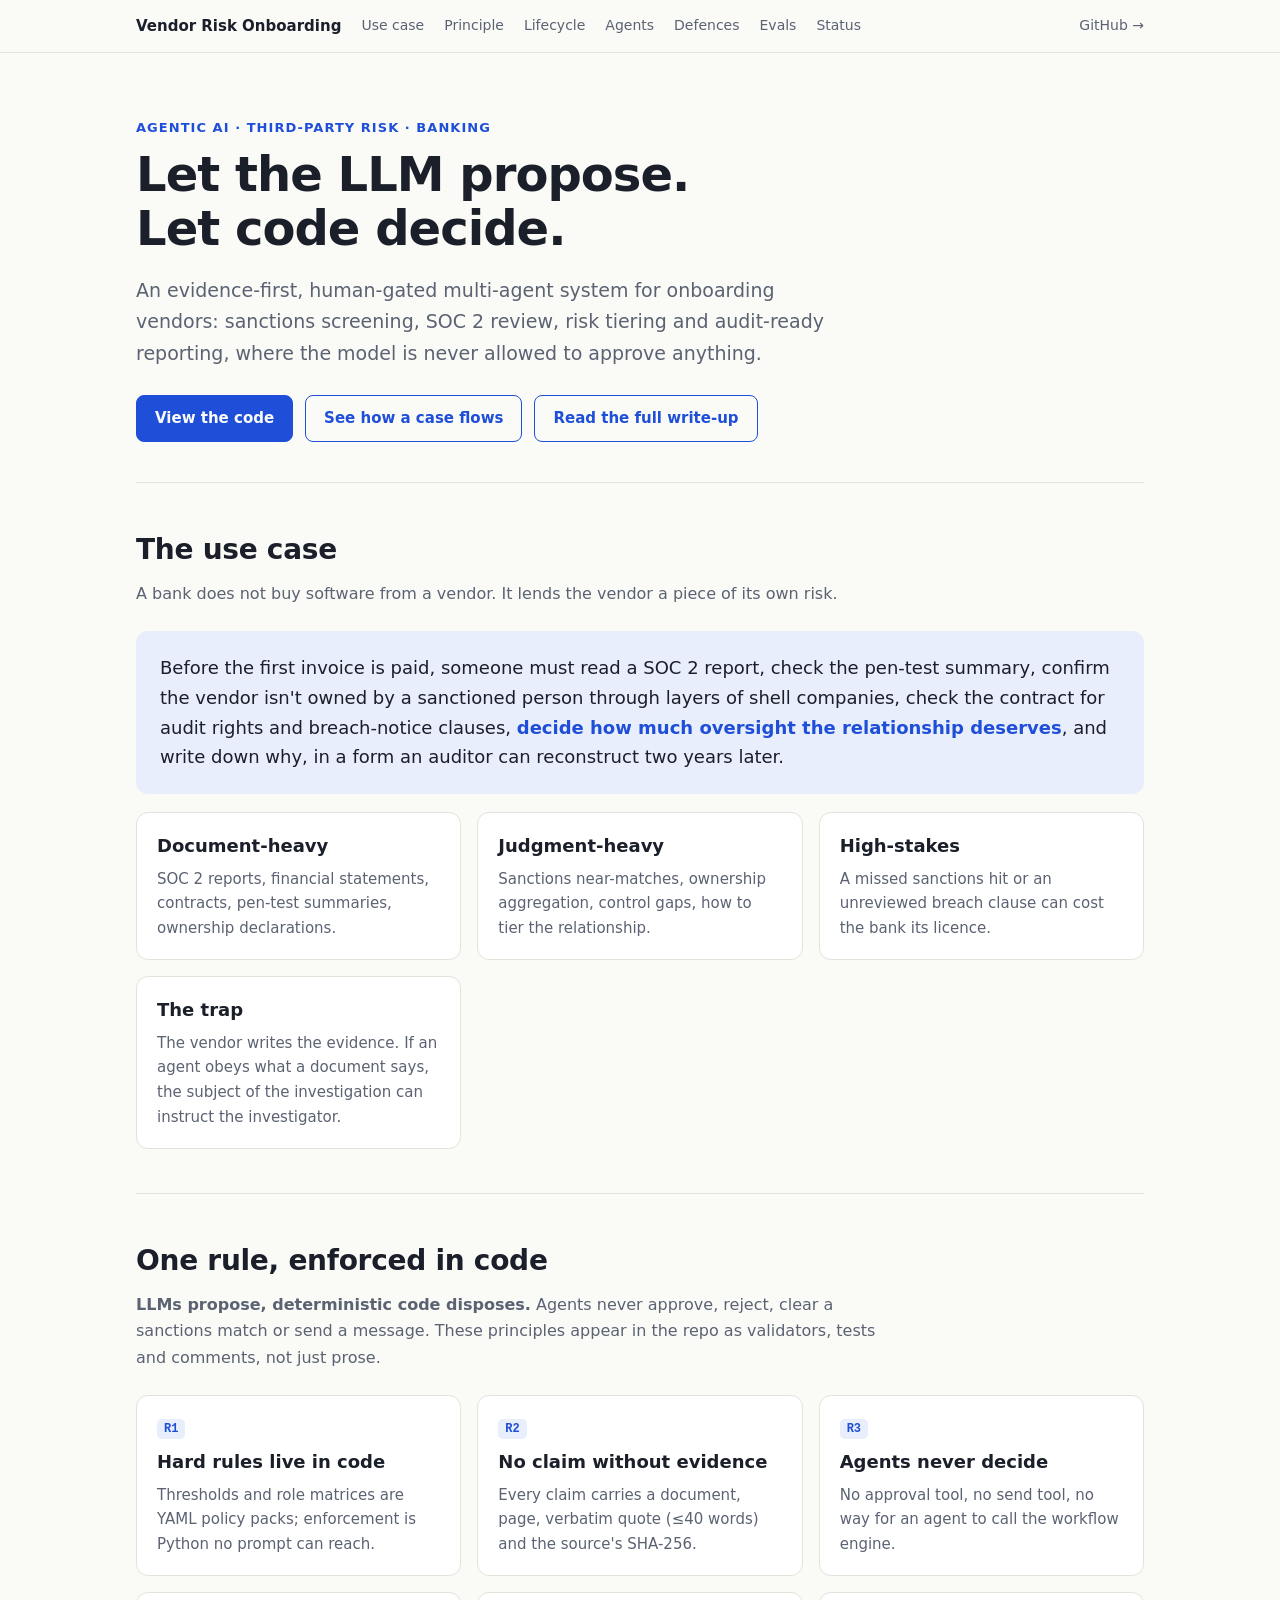
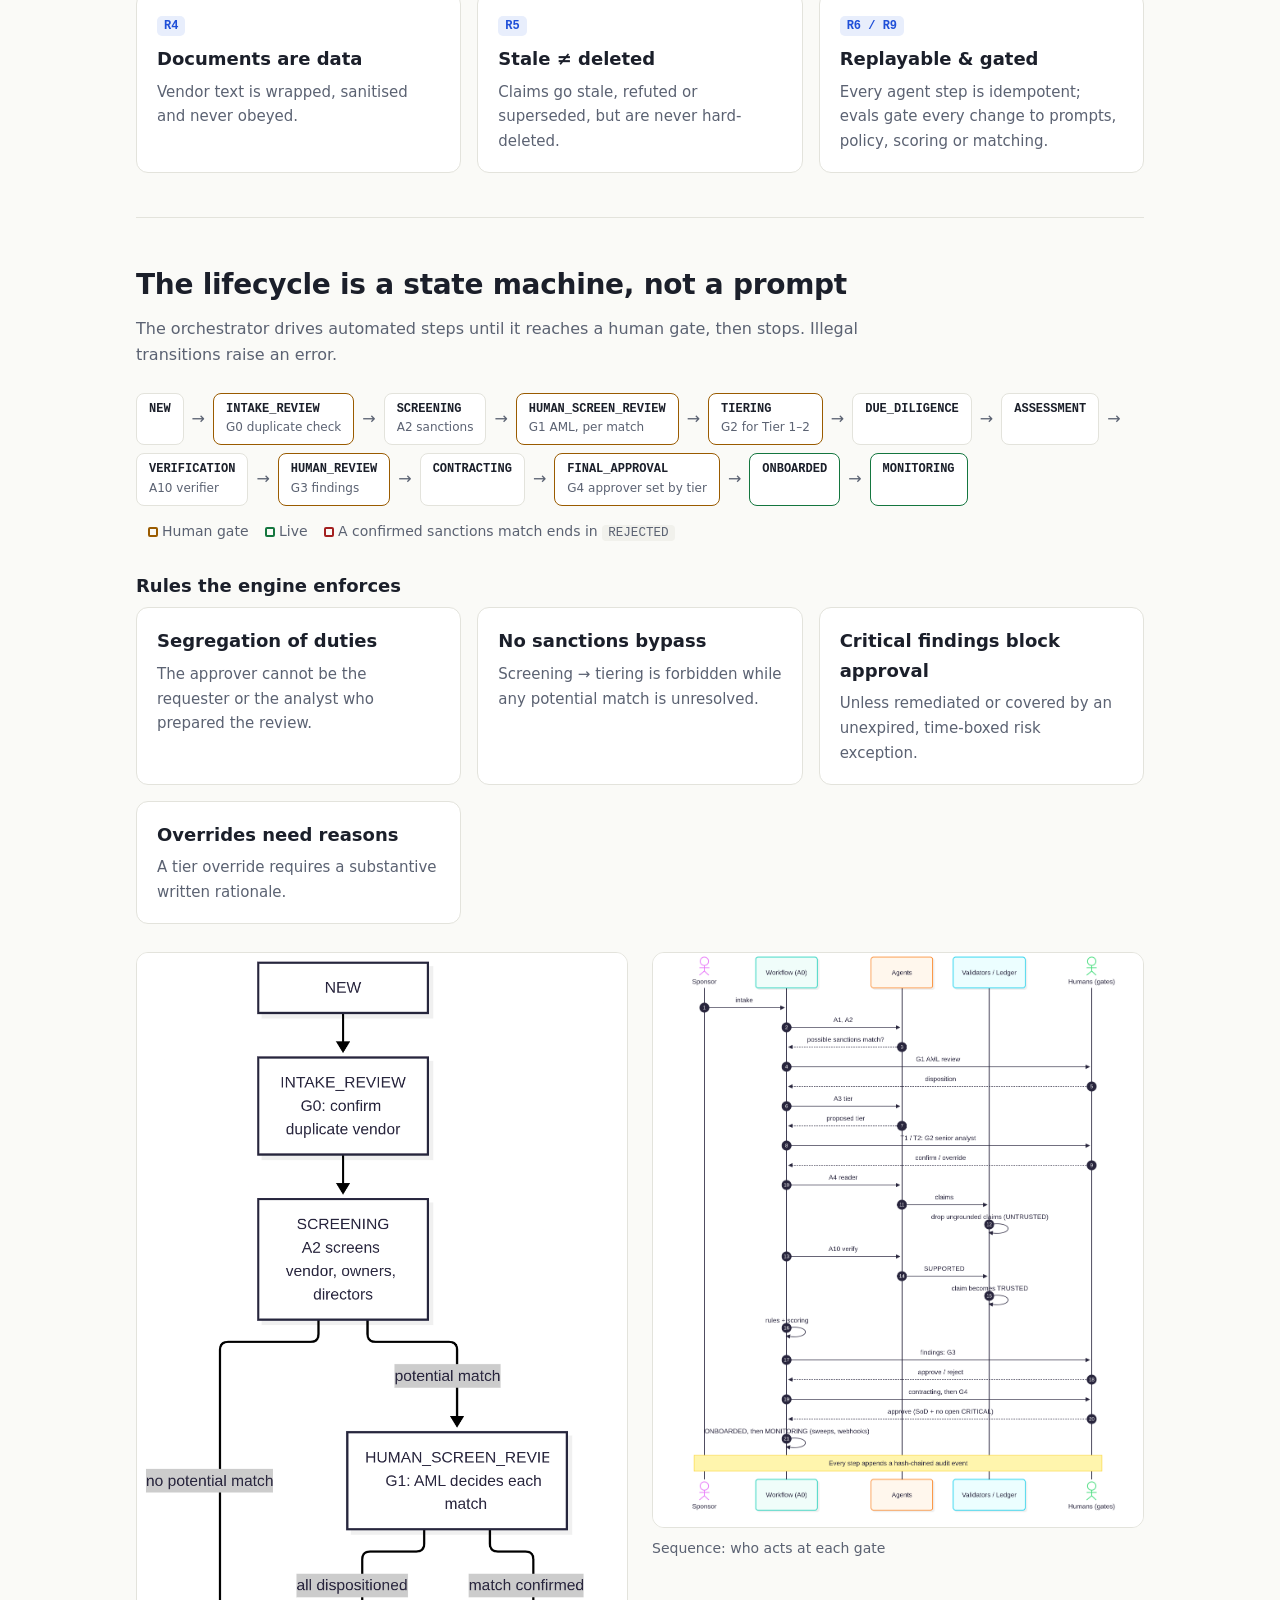
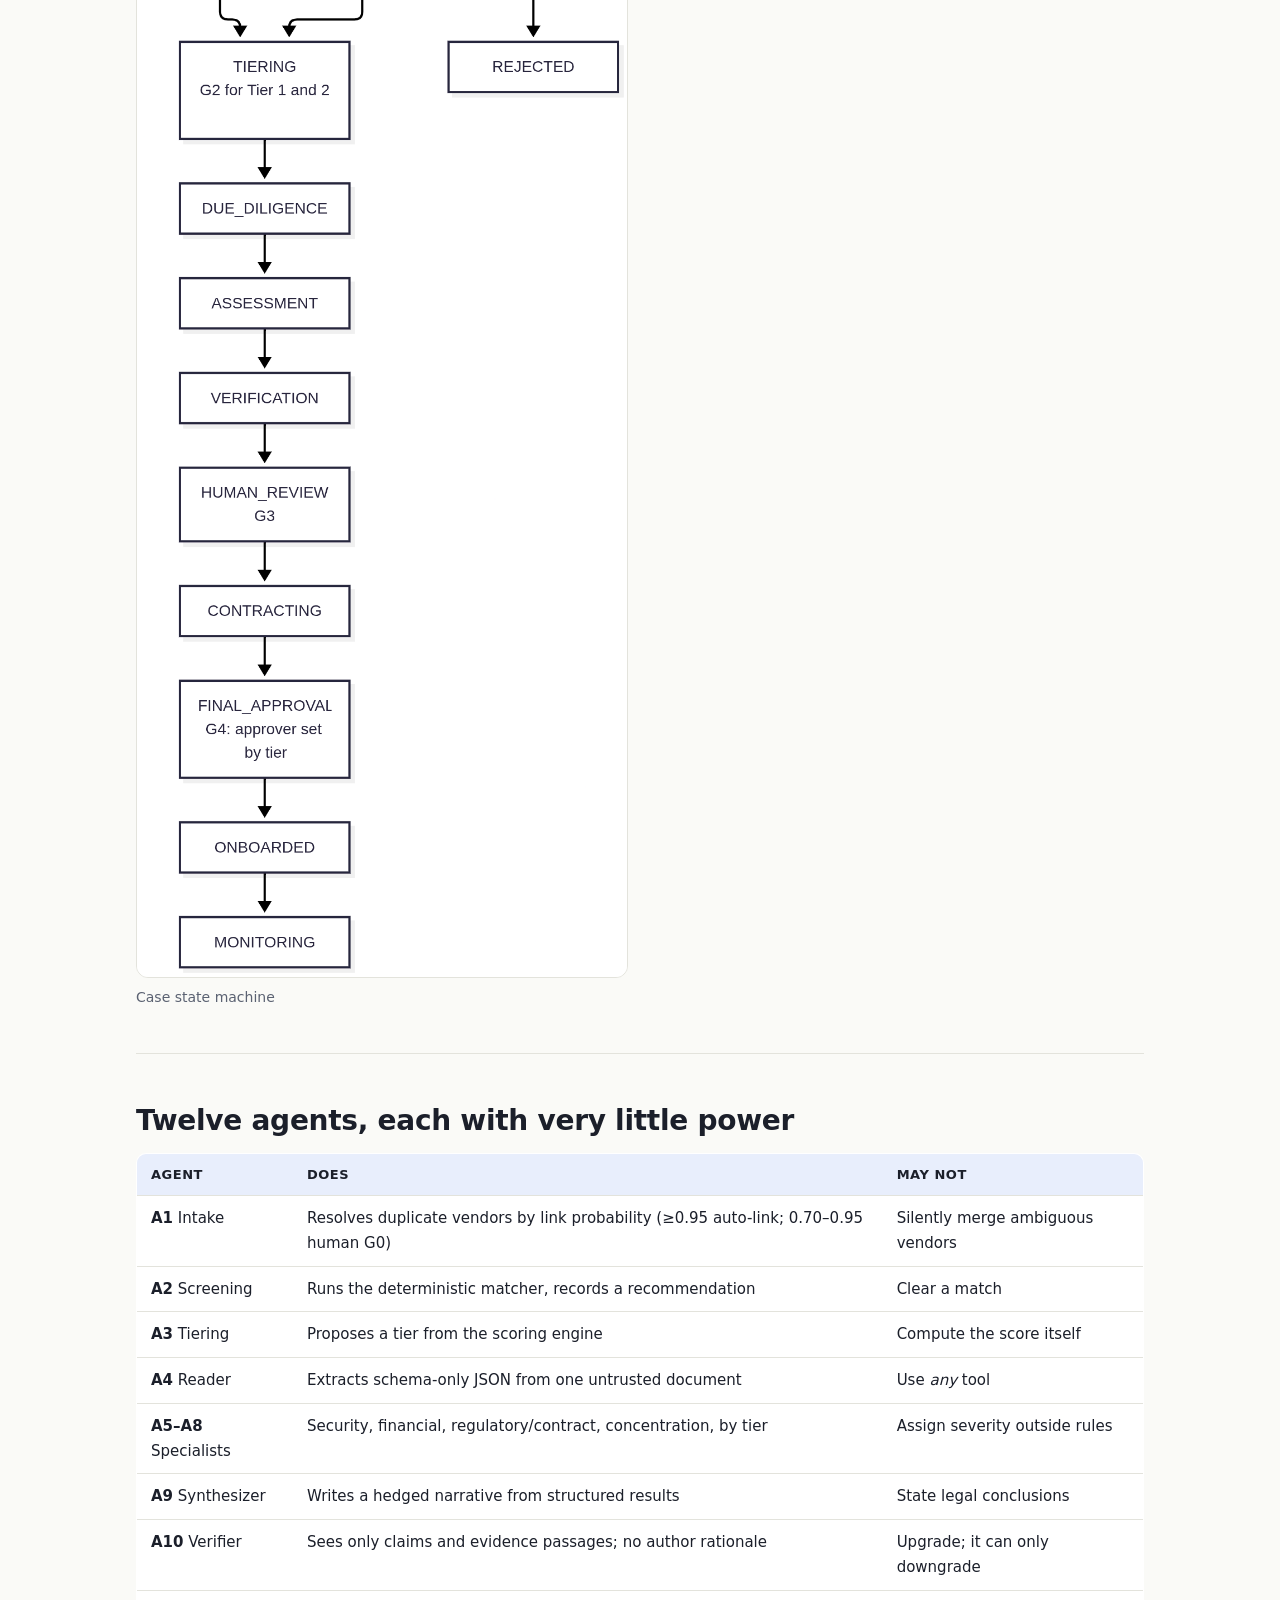
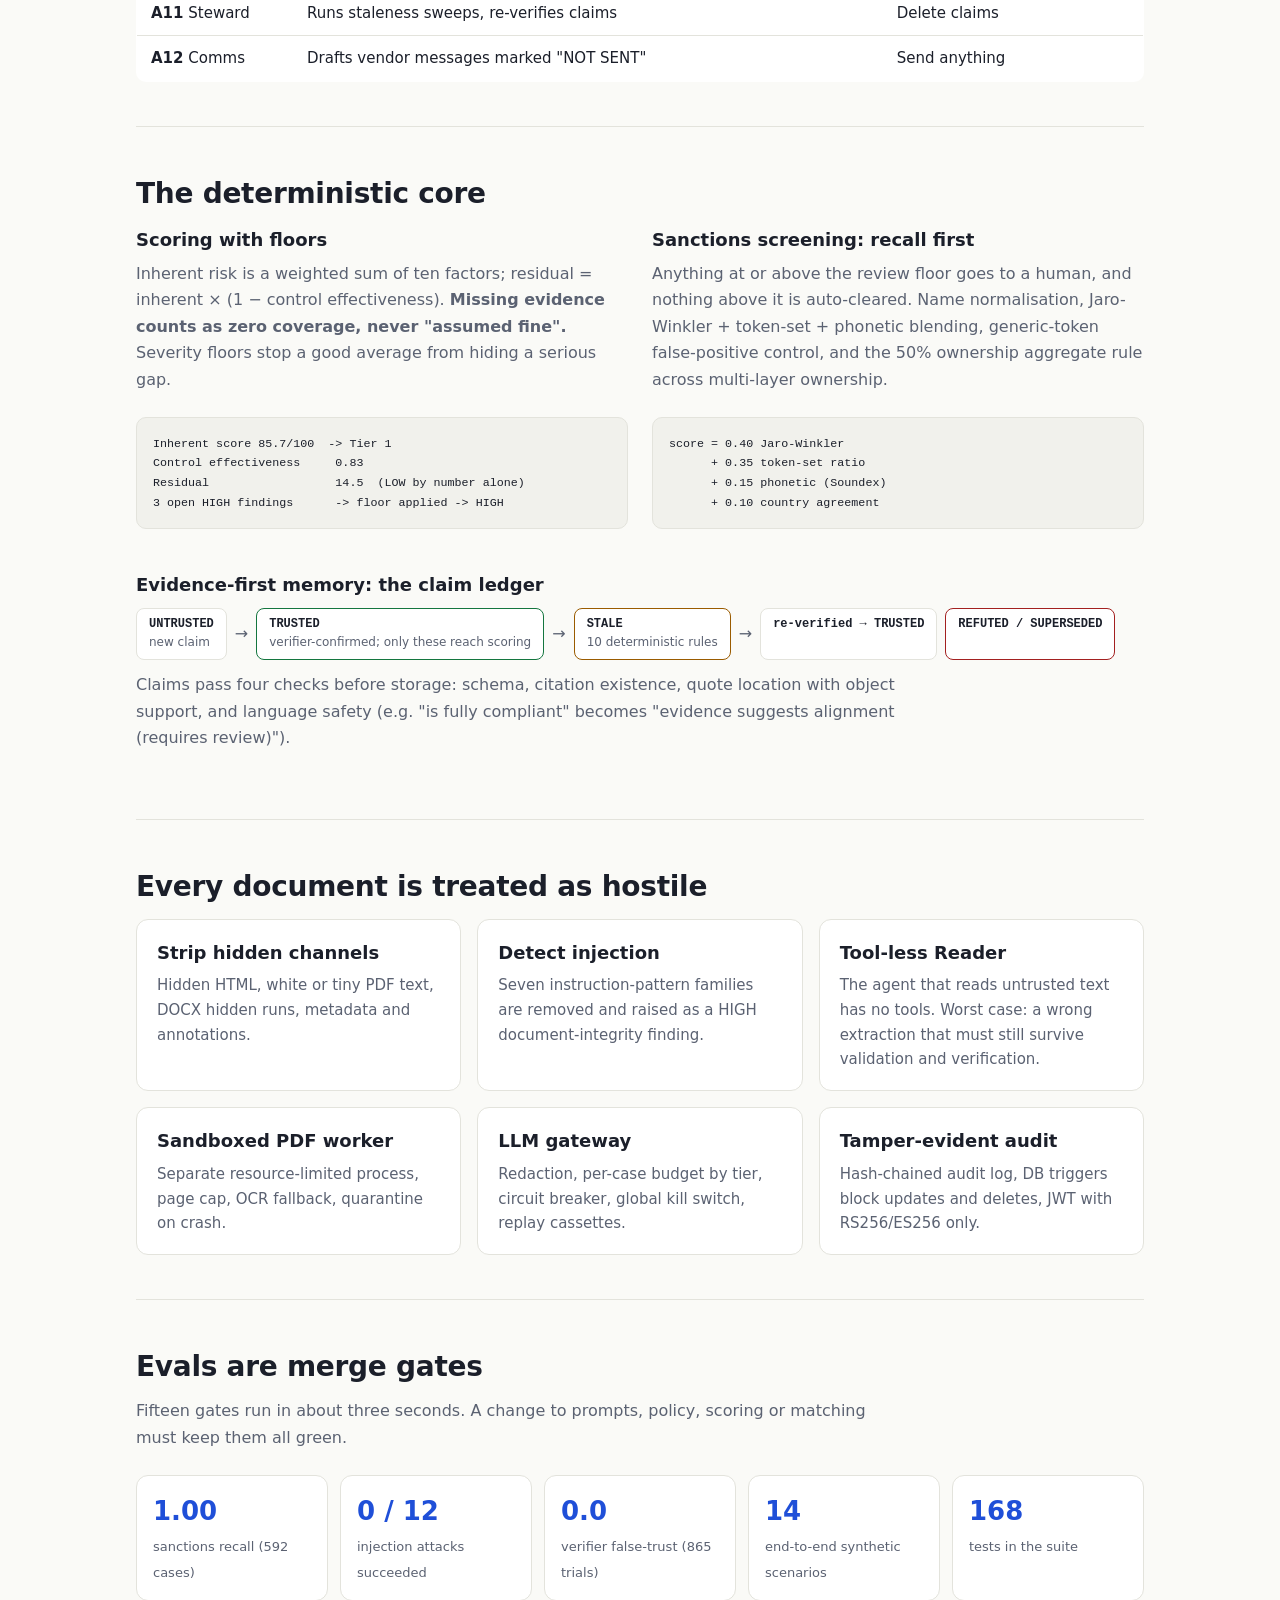
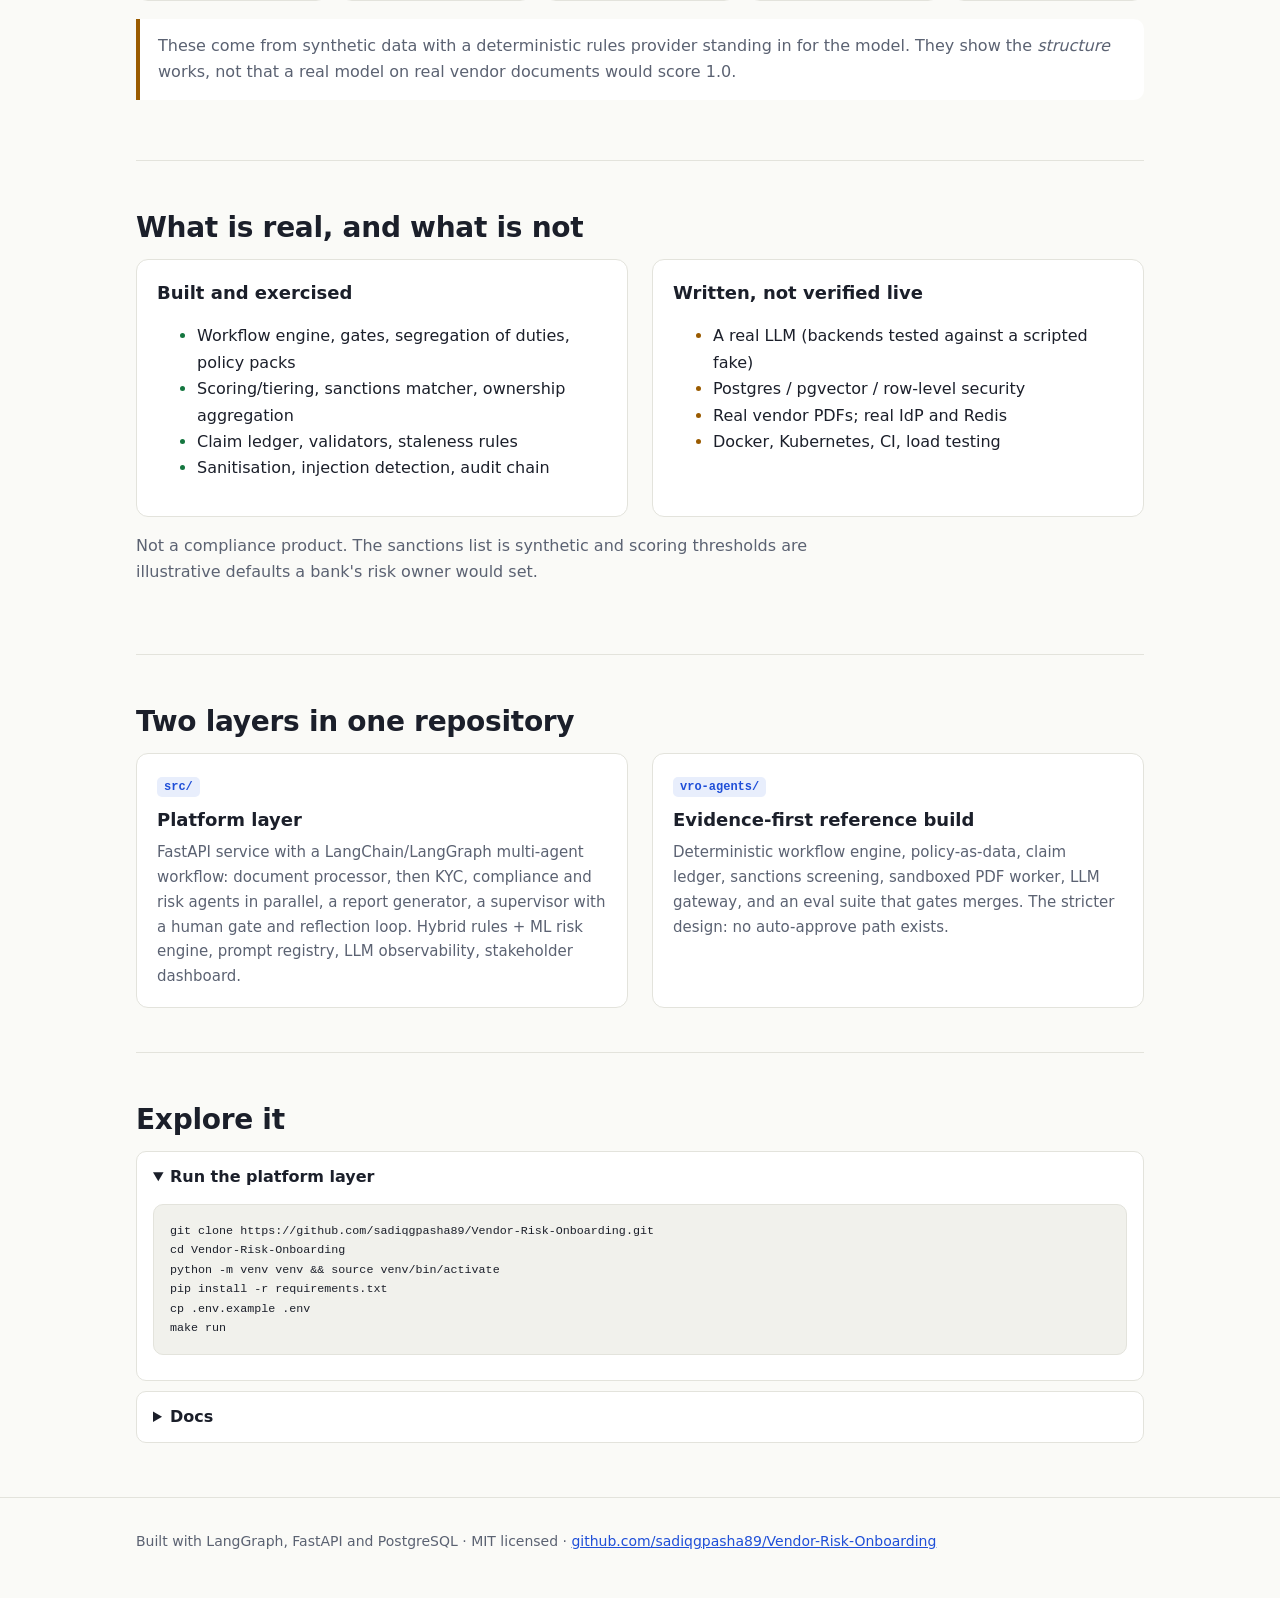
<file: index.html>
<!doctype html>
<html lang="en">
<head>
<meta charset="utf-8">
<meta name="viewport" content="width=device-width, initial-scale=1">
<title>Vendor Risk Onboarding with Agentic AI</title>
<meta name="description" content="An evidence-first, human-gated multi-agent system for vendor risk onboarding: LLMs propose, deterministic code decides.">
<style>
  :root {
    --bg: #fafaf7; --surface: #ffffff; --ink: #1b1f2a; --muted: #5b6272;
    --line: #e3e3dc; --accent: #1f4fd8; --accent-soft: #e8eefc;
    --good: #14763f; --warn: #9a5b00; --bad: #a32020; --code: #f1f1ec;
  }
  @media (prefers-color-scheme: dark) {
    :root {
      --bg: #12151c; --surface: #191d27; --ink: #e8eaf0; --muted: #9aa2b4;
      --line: #2a3040; --accent: #7fa2ff; --accent-soft: #1c2745;
      --good: #5fd18f; --warn: #e5b05a; --bad: #ff8a8a; --code: #202637;
    }
  }
  * { box-sizing: border-box; }
  html { scroll-behavior: smooth; }
  body {
    margin: 0; background: var(--bg); color: var(--ink);
    font: 16px/1.65 system-ui, -apple-system, "Segoe UI", Roboto, sans-serif;
  }
  a { color: var(--accent); }
  .wrap { max-width: 1040px; margin: 0 auto; padding: 0 16px; }
  header.top {
    position: sticky; top: 0; z-index: 10; background: var(--bg);
    border-bottom: 1px solid var(--line);
  }
  header.top .wrap { display: flex; align-items: center; gap: 20px; height: 52px; overflow-x: auto; white-space: nowrap; }
  header.top strong { font-size: 15px; }
  header.top a { color: var(--muted); text-decoration: none; font-size: 14px; }
  header.top a:hover { color: var(--accent); }
  header.top .gh { margin-left: auto; }
  .hero { padding: 64px 0 40px; }
  .eyebrow { color: var(--accent); font-weight: 600; font-size: 13px; letter-spacing: .08em; text-transform: uppercase; }
  h1 { font-size: clamp(30px, 5vw, 48px); line-height: 1.12; margin: 10px 0 16px; letter-spacing: -.02em; }
  .lede { font-size: 19px; color: var(--muted); max-width: 720px; }
  .btns { display: flex; flex-wrap: wrap; gap: 12px; margin-top: 26px; }
  .btn { display: inline-block; padding: 10px 18px; border-radius: 8px; text-decoration: none; font-weight: 600; font-size: 15px; border: 1px solid var(--accent); }
  .btn.primary { background: var(--accent); color: var(--bg); }
  .btn.ghost { color: var(--accent); }
  section { padding: 44px 0; border-top: 1px solid var(--line); }
  h2 { font-size: 28px; margin: 0 0 8px; letter-spacing: -.01em; }
  h3 { font-size: 18px; margin: 0 0 6px; }
  .sub { color: var(--muted); max-width: 760px; margin: 0 0 24px; }
  .grid { display: grid; gap: 16px; grid-template-columns: repeat(auto-fit, minmax(260px, 1fr)); }
  .card { background: var(--surface); border: 1px solid var(--line); border-radius: 12px; padding: 18px 20px; }
  .card p { margin: 0; color: var(--muted); font-size: 15px; }
  .tag { display: inline-block; font: 600 12px/1 ui-monospace, monospace; background: var(--accent-soft); color: var(--accent); padding: 4px 7px; border-radius: 5px; margin-bottom: 8px; }
  .problem { background: var(--accent-soft); border-radius: 12px; padding: 22px 24px; font-size: 18px; }
  .problem b { color: var(--accent); }
  /* lifecycle */
  .flow { display: flex; flex-wrap: wrap; gap: 8px; align-items: stretch; margin: 8px 0 12px; }
  .step { background: var(--surface); border: 1px solid var(--line); border-radius: 8px; padding: 8px 12px; font: 600 12px/1.3 ui-monospace, monospace; }
  .step small { display: block; font: 400 12px/1.4 system-ui, sans-serif; color: var(--muted); margin-top: 2px; }
  .step.gate { border-color: var(--warn); }
  .step.end { border-color: var(--good); }
  .step.bad { border-color: var(--bad); }
  .arrow { align-self: center; color: var(--muted); }
  .legend { font-size: 14px; color: var(--muted); }
  .legend i { display: inline-block; width: 10px; height: 10px; border-radius: 2px; margin: 0 4px 0 12px; border: 2px solid; vertical-align: -1px; }
  table { width: 100%; border-collapse: collapse; background: var(--surface); border: 1px solid var(--line); border-radius: 10px; overflow: hidden; font-size: 15px; }
  th, td { text-align: left; padding: 10px 14px; border-bottom: 1px solid var(--line); vertical-align: top; }
  th { background: var(--accent-soft); font-size: 13px; text-transform: uppercase; letter-spacing: .04em; }
  tr:last-child td { border-bottom: 0; }
  .tablewrap { overflow-x: auto; }
  code { background: var(--code); padding: 1px 6px; border-radius: 4px; font-size: .9em; }
  pre { background: var(--code); border: 1px solid var(--line); border-radius: 10px; padding: 16px; overflow-x: auto; font-size: 13px; line-height: 1.5; }
  pre code { background: none; padding: 0; }
  img.diagram { width: 100%; height: auto; border: 1px solid var(--line); border-radius: 12px; background: #fff; }
  .two { display: grid; gap: 24px; grid-template-columns: repeat(auto-fit, minmax(300px, 1fr)); }
  .stats { display: grid; gap: 12px; grid-template-columns: repeat(auto-fit, minmax(150px, 1fr)); }
  .stat { background: var(--surface); border: 1px solid var(--line); border-radius: 12px; padding: 14px 16px; }
  .stat b { display: block; font-size: 26px; color: var(--accent); }
  .stat span { font-size: 13px; color: var(--muted); }
  .callout { border-left: 4px solid var(--warn); background: var(--surface); padding: 14px 18px; border-radius: 0 10px 10px 0; color: var(--muted); }
  .ok li::marker { color: var(--good); }
  .no li::marker { color: var(--warn); }
  details { background: var(--surface); border: 1px solid var(--line); border-radius: 10px; padding: 12px 16px; margin-bottom: 10px; }
  summary { cursor: pointer; font-weight: 600; }
  footer { border-top: 1px solid var(--line); padding: 32px 0 48px; color: var(--muted); font-size: 14px; }
  @media (max-width: 600px) { .hero { padding-top: 36px; } .arrow { display: none; } }
</style>
</head>
<body>

<header class="top">
  <div class="wrap">
    <strong>Vendor Risk Onboarding</strong>
    <a href="#problem">Use case</a>
    <a href="#principle">Principle</a>
    <a href="#lifecycle">Lifecycle</a>
    <a href="#agents">Agents</a>
    <a href="#defences">Defences</a>
    <a href="#evidence">Evals</a>
    <a href="#honest">Status</a>
    <a class="gh" href="https://github.com/sadiqgpasha89/Vendor-Risk-Onboarding">GitHub &rarr;</a>
  </div>
</header>

<main>
<div class="wrap">

<div class="hero">
  <div class="eyebrow">Agentic AI &middot; Third-party risk &middot; Banking</div>
  <h1>Let the LLM propose.<br>Let code decide.</h1>
  <p class="lede">An evidence-first, human-gated multi-agent system for onboarding vendors: sanctions screening, SOC&nbsp;2 review, risk tiering and audit-ready reporting, where the model is never allowed to approve anything.</p>
  <div class="btns">
    <a class="btn primary" href="https://github.com/sadiqgpasha89/Vendor-Risk-Onboarding">View the code</a>
    <a class="btn ghost" href="#lifecycle">See how a case flows</a>
    <a class="btn ghost" href="https://github.com/sadiqgpasha89/Vendor-Risk-Onboarding/blob/main/medium-article-vendor-risk.md">Read the full write-up</a>
  </div>
</div>

<section id="problem">
  <h2>The use case</h2>
  <p class="sub">A bank does not buy software from a vendor. It lends the vendor a piece of its own risk.</p>
  <div class="problem">
    Before the first invoice is paid, someone must read a SOC&nbsp;2 report, check the pen-test summary, confirm the vendor isn't owned by a sanctioned person through layers of shell companies, check the contract for audit rights and breach-notice clauses, <b>decide how much oversight the relationship deserves</b>, and write down why, in a form an auditor can reconstruct two years later.
  </div>
  <div class="grid" style="margin-top:18px">
    <div class="card"><h3>Document-heavy</h3><p>SOC 2 reports, financial statements, contracts, pen-test summaries, ownership declarations.</p></div>
    <div class="card"><h3>Judgment-heavy</h3><p>Sanctions near-matches, ownership aggregation, control gaps, how to tier the relationship.</p></div>
    <div class="card"><h3>High-stakes</h3><p>A missed sanctions hit or an unreviewed breach clause can cost the bank its licence.</p></div>
    <div class="card"><h3>The trap</h3><p>The vendor writes the evidence. If an agent obeys what a document says, the subject of the investigation can instruct the investigator.</p></div>
  </div>
</section>

<section id="principle">
  <h2>One rule, enforced in code</h2>
  <p class="sub"><b>LLMs propose, deterministic code disposes.</b> Agents never approve, reject, clear a sanctions match or send a message. These principles appear in the repo as validators, tests and comments, not just prose.</p>
  <div class="grid">
    <div class="card"><span class="tag">R1</span><h3>Hard rules live in code</h3><p>Thresholds and role matrices are YAML policy packs; enforcement is Python no prompt can reach.</p></div>
    <div class="card"><span class="tag">R2</span><h3>No claim without evidence</h3><p>Every claim carries a document, page, verbatim quote (&le;40 words) and the source's SHA-256.</p></div>
    <div class="card"><span class="tag">R3</span><h3>Agents never decide</h3><p>No approval tool, no send tool, no way for an agent to call the workflow engine.</p></div>
    <div class="card"><span class="tag">R4</span><h3>Documents are data</h3><p>Vendor text is wrapped, sanitised and never obeyed.</p></div>
    <div class="card"><span class="tag">R5</span><h3>Stale &ne; deleted</h3><p>Claims go stale, refuted or superseded, but are never hard-deleted.</p></div>
    <div class="card"><span class="tag">R6 / R9</span><h3>Replayable &amp; gated</h3><p>Every agent step is idempotent; evals gate every change to prompts, policy, scoring or matching.</p></div>
  </div>
</section>

<section id="lifecycle">
  <h2>The lifecycle is a state machine, not a prompt</h2>
  <p class="sub">The orchestrator drives automated steps until it reaches a human gate, then stops. Illegal transitions raise an error.</p>
  <div class="flow">
    <div class="step">NEW</div><span class="arrow">&rarr;</span>
    <div class="step gate">INTAKE_REVIEW<small>G0 duplicate check</small></div><span class="arrow">&rarr;</span>
    <div class="step">SCREENING<small>A2 sanctions</small></div><span class="arrow">&rarr;</span>
    <div class="step gate">HUMAN_SCREEN_REVIEW<small>G1 AML, per match</small></div><span class="arrow">&rarr;</span>
    <div class="step gate">TIERING<small>G2 for Tier 1&ndash;2</small></div><span class="arrow">&rarr;</span>
    <div class="step">DUE_DILIGENCE</div><span class="arrow">&rarr;</span>
    <div class="step">ASSESSMENT</div><span class="arrow">&rarr;</span>
    <div class="step">VERIFICATION<small>A10 verifier</small></div><span class="arrow">&rarr;</span>
    <div class="step gate">HUMAN_REVIEW<small>G3 findings</small></div><span class="arrow">&rarr;</span>
    <div class="step">CONTRACTING</div><span class="arrow">&rarr;</span>
    <div class="step gate">FINAL_APPROVAL<small>G4 approver set by tier</small></div><span class="arrow">&rarr;</span>
    <div class="step end">ONBOARDED</div><span class="arrow">&rarr;</span>
    <div class="step end">MONITORING</div>
  </div>
  <p class="legend"><i style="color:var(--warn)"></i>Human gate <i style="color:var(--good)"></i>Live <i style="color:var(--bad)"></i>A confirmed sanctions match ends in <code>REJECTED</code></p>

  <h3 style="margin-top:28px">Rules the engine enforces</h3>
  <div class="grid">
    <div class="card"><h3>Segregation of duties</h3><p>The approver cannot be the requester or the analyst who prepared the review.</p></div>
    <div class="card"><h3>No sanctions bypass</h3><p>Screening &rarr; tiering is forbidden while any potential match is unresolved.</p></div>
    <div class="card"><h3>Critical findings block approval</h3><p>Unless remediated or covered by an unexpired, time-boxed risk exception.</p></div>
    <div class="card"><h3>Overrides need reasons</h3><p>A tier override requires a substantive written rationale.</p></div>
  </div>

  <div class="two" style="margin-top:28px">
    <figure style="margin:0"><img class="diagram" src="site/lifecycle.png" alt="Case state machine diagram" loading="lazy"><figcaption class="legend">Case state machine</figcaption></figure>
    <figure style="margin:0"><img class="diagram" src="site/sequence-diagram.png" alt="Sequence diagram of sponsor, workflow, agents, validators and humans" loading="lazy"><figcaption class="legend">Sequence: who acts at each gate</figcaption></figure>
  </div>
</section>

<section id="agents">
  <h2>Twelve agents, each with very little power</h2>
  <div class="tablewrap"><table>
    <tr><th>Agent</th><th>Does</th><th>May not</th></tr>
    <tr><td><b>A1</b> Intake</td><td>Resolves duplicate vendors by link probability (&ge;0.95 auto-link; 0.70&ndash;0.95 human G0)</td><td>Silently merge ambiguous vendors</td></tr>
    <tr><td><b>A2</b> Screening</td><td>Runs the deterministic matcher, records a recommendation</td><td>Clear a match</td></tr>
    <tr><td><b>A3</b> Tiering</td><td>Proposes a tier from the scoring engine</td><td>Compute the score itself</td></tr>
    <tr><td><b>A4</b> Reader</td><td>Extracts schema-only JSON from one untrusted document</td><td>Use <i>any</i> tool</td></tr>
    <tr><td><b>A5&ndash;A8</b> Specialists</td><td>Security, financial, regulatory/contract, concentration, by tier</td><td>Assign severity outside rules</td></tr>
    <tr><td><b>A9</b> Synthesizer</td><td>Writes a hedged narrative from structured results</td><td>State legal conclusions</td></tr>
    <tr><td><b>A10</b> Verifier</td><td>Sees only claims and evidence passages; no author rationale</td><td>Upgrade; it can only downgrade</td></tr>
    <tr><td><b>A11</b> Steward</td><td>Runs staleness sweeps, re-verifies claims</td><td>Delete claims</td></tr>
    <tr><td><b>A12</b> Comms</td><td>Drafts vendor messages marked "NOT SENT"</td><td>Send anything</td></tr>
  </table></div>
</section>

<section id="core">
  <h2>The deterministic core</h2>
  <div class="two">
    <div>
      <h3>Scoring with floors</h3>
      <p class="sub">Inherent risk is a weighted sum of ten factors; residual = inherent &times; (1 &minus; control effectiveness). <b>Missing evidence counts as zero coverage, never "assumed fine".</b> Severity floors stop a good average from hiding a serious gap.</p>
      <pre><code>Inherent score 85.7/100  -> Tier 1
Control effectiveness     0.83
Residual                  14.5  (LOW by number alone)
3 open HIGH findings      -> floor applied -> HIGH</code></pre>
    </div>
    <div>
      <h3>Sanctions screening: recall first</h3>
      <p class="sub">Anything at or above the review floor goes to a human, and nothing above it is auto-cleared. Name normalisation, Jaro-Winkler + token-set + phonetic blending, generic-token false-positive control, and the 50% ownership aggregate rule across multi-layer ownership.</p>
      <pre><code>score = 0.40 Jaro-Winkler
      + 0.35 token-set ratio
      + 0.15 phonetic (Soundex)
      + 0.10 country agreement</code></pre>
    </div>
  </div>
  <h3 style="margin-top:28px">Evidence-first memory: the claim ledger</h3>
  <div class="flow">
    <div class="step">UNTRUSTED<small>new claim</small></div><span class="arrow">&rarr;</span>
    <div class="step end">TRUSTED<small>verifier-confirmed; only these reach scoring</small></div><span class="arrow">&rarr;</span>
    <div class="step gate">STALE<small>10 deterministic rules</small></div><span class="arrow">&rarr;</span>
    <div class="step">re-verified &rarr; TRUSTED</div>
    <div class="step bad">REFUTED / SUPERSEDED</div>
  </div>
  <p class="sub">Claims pass four checks before storage: schema, citation existence, quote location with object support, and language safety (e.g. "is fully compliant" becomes "evidence suggests alignment (requires review)").</p>
</section>

<section id="defences">
  <h2>Every document is treated as hostile</h2>
  <div class="grid">
    <div class="card"><h3>Strip hidden channels</h3><p>Hidden HTML, white or tiny PDF text, DOCX hidden runs, metadata and annotations.</p></div>
    <div class="card"><h3>Detect injection</h3><p>Seven instruction-pattern families are removed and raised as a HIGH document-integrity finding.</p></div>
    <div class="card"><h3>Tool-less Reader</h3><p>The agent that reads untrusted text has no tools. Worst case: a wrong extraction that must still survive validation and verification.</p></div>
    <div class="card"><h3>Sandboxed PDF worker</h3><p>Separate resource-limited process, page cap, OCR fallback, quarantine on crash.</p></div>
    <div class="card"><h3>LLM gateway</h3><p>Redaction, per-case budget by tier, circuit breaker, global kill switch, replay cassettes.</p></div>
    <div class="card"><h3>Tamper-evident audit</h3><p>Hash-chained audit log, DB triggers block updates and deletes, JWT with RS256/ES256 only.</p></div>
  </div>
</section>

<section id="evidence">
  <h2>Evals are merge gates</h2>
  <p class="sub">Fifteen gates run in about three seconds. A change to prompts, policy, scoring or matching must keep them all green.</p>
  <div class="stats">
    <div class="stat"><b>1.00</b><span>sanctions recall (592 cases)</span></div>
    <div class="stat"><b>0 / 12</b><span>injection attacks succeeded</span></div>
    <div class="stat"><b>0.0</b><span>verifier false-trust (865 trials)</span></div>
    <div class="stat"><b>14</b><span>end-to-end synthetic scenarios</span></div>
    <div class="stat"><b>168</b><span>tests in the suite</span></div>
  </div>
  <p class="callout" style="margin-top:18px">These come from synthetic data with a deterministic rules provider standing in for the model. They show the <em>structure</em> works, not that a real model on real vendor documents would score 1.0.</p>
</section>

<section id="honest">
  <h2>What is real, and what is not</h2>
  <div class="two">
    <div class="card"><h3>Built and exercised</h3>
      <ul class="ok"><li>Workflow engine, gates, segregation of duties, policy packs</li><li>Scoring/tiering, sanctions matcher, ownership aggregation</li><li>Claim ledger, validators, staleness rules</li><li>Sanitisation, injection detection, audit chain</li></ul></div>
    <div class="card"><h3>Written, not verified live</h3>
      <ul class="no"><li>A real LLM (backends tested against a scripted fake)</li><li>Postgres / pgvector / row-level security</li><li>Real vendor PDFs; real IdP and Redis</li><li>Docker, Kubernetes, CI, load testing</li></ul></div>
  </div>
  <p class="sub" style="margin-top:16px">Not a compliance product. The sanctions list is synthetic and scoring thresholds are illustrative defaults a bank's risk owner would set.</p>
</section>

<section id="layers">
  <h2>Two layers in one repository</h2>
  <div class="two">
    <div class="card"><span class="tag">src/</span><h3>Platform layer</h3><p>FastAPI service with a LangChain/LangGraph multi-agent workflow: document processor, then KYC, compliance and risk agents in parallel, a report generator, a supervisor with a human gate and reflection loop. Hybrid rules + ML risk engine, prompt registry, LLM observability, stakeholder dashboard.</p></div>
    <div class="card"><span class="tag">vro-agents/</span><h3>Evidence-first reference build</h3><p>Deterministic workflow engine, policy-as-data, claim ledger, sanctions screening, sandboxed PDF worker, LLM gateway, and an eval suite that gates merges. The stricter design: no auto-approve path exists.</p></div>
  </div>
</section>

<section id="start">
  <h2>Explore it</h2>
  <details open><summary>Run the platform layer</summary>
<pre><code>git clone https://github.com/sadiqgpasha89/Vendor-Risk-Onboarding.git
cd Vendor-Risk-Onboarding
python -m venv venv &amp;&amp; source venv/bin/activate
pip install -r requirements.txt
cp .env.example .env
make run</code></pre></details>
  <details><summary>Docs</summary>
    <ul>
      <li><a href="https://github.com/sadiqgpasha89/Vendor-Risk-Onboarding/blob/main/medium-article-vendor-risk.md">Full article: architecture and findings</a></li>
      <li><a href="https://github.com/sadiqgpasha89/Vendor-Risk-Onboarding/blob/main/vendor-risk-diagrams.md">Mermaid diagrams</a></li>
      <li><a href="https://github.com/sadiqgpasha89/Vendor-Risk-Onboarding/blob/main/docs/architecture.md">Platform architecture</a></li>
      <li><a href="https://github.com/sadiqgpasha89/Vendor-Risk-Onboarding/tree/main/vro-agents">vro-agents reference implementation</a></li>
      <li><a href="https://github.com/sadiqgpasha89/Vendor-Risk-Onboarding/blob/main/QUICK_START.md">Quick start</a></li>
    </ul></details>
</section>

</div>
</main>

<footer>
  <div class="wrap">
    Built with LangGraph, FastAPI and PostgreSQL &middot; MIT licensed &middot;
    <a href="https://github.com/sadiqgpasha89/Vendor-Risk-Onboarding">github.com/sadiqgpasha89/Vendor-Risk-Onboarding</a>
  </div>
</footer>

</body>
</html>
</file>
